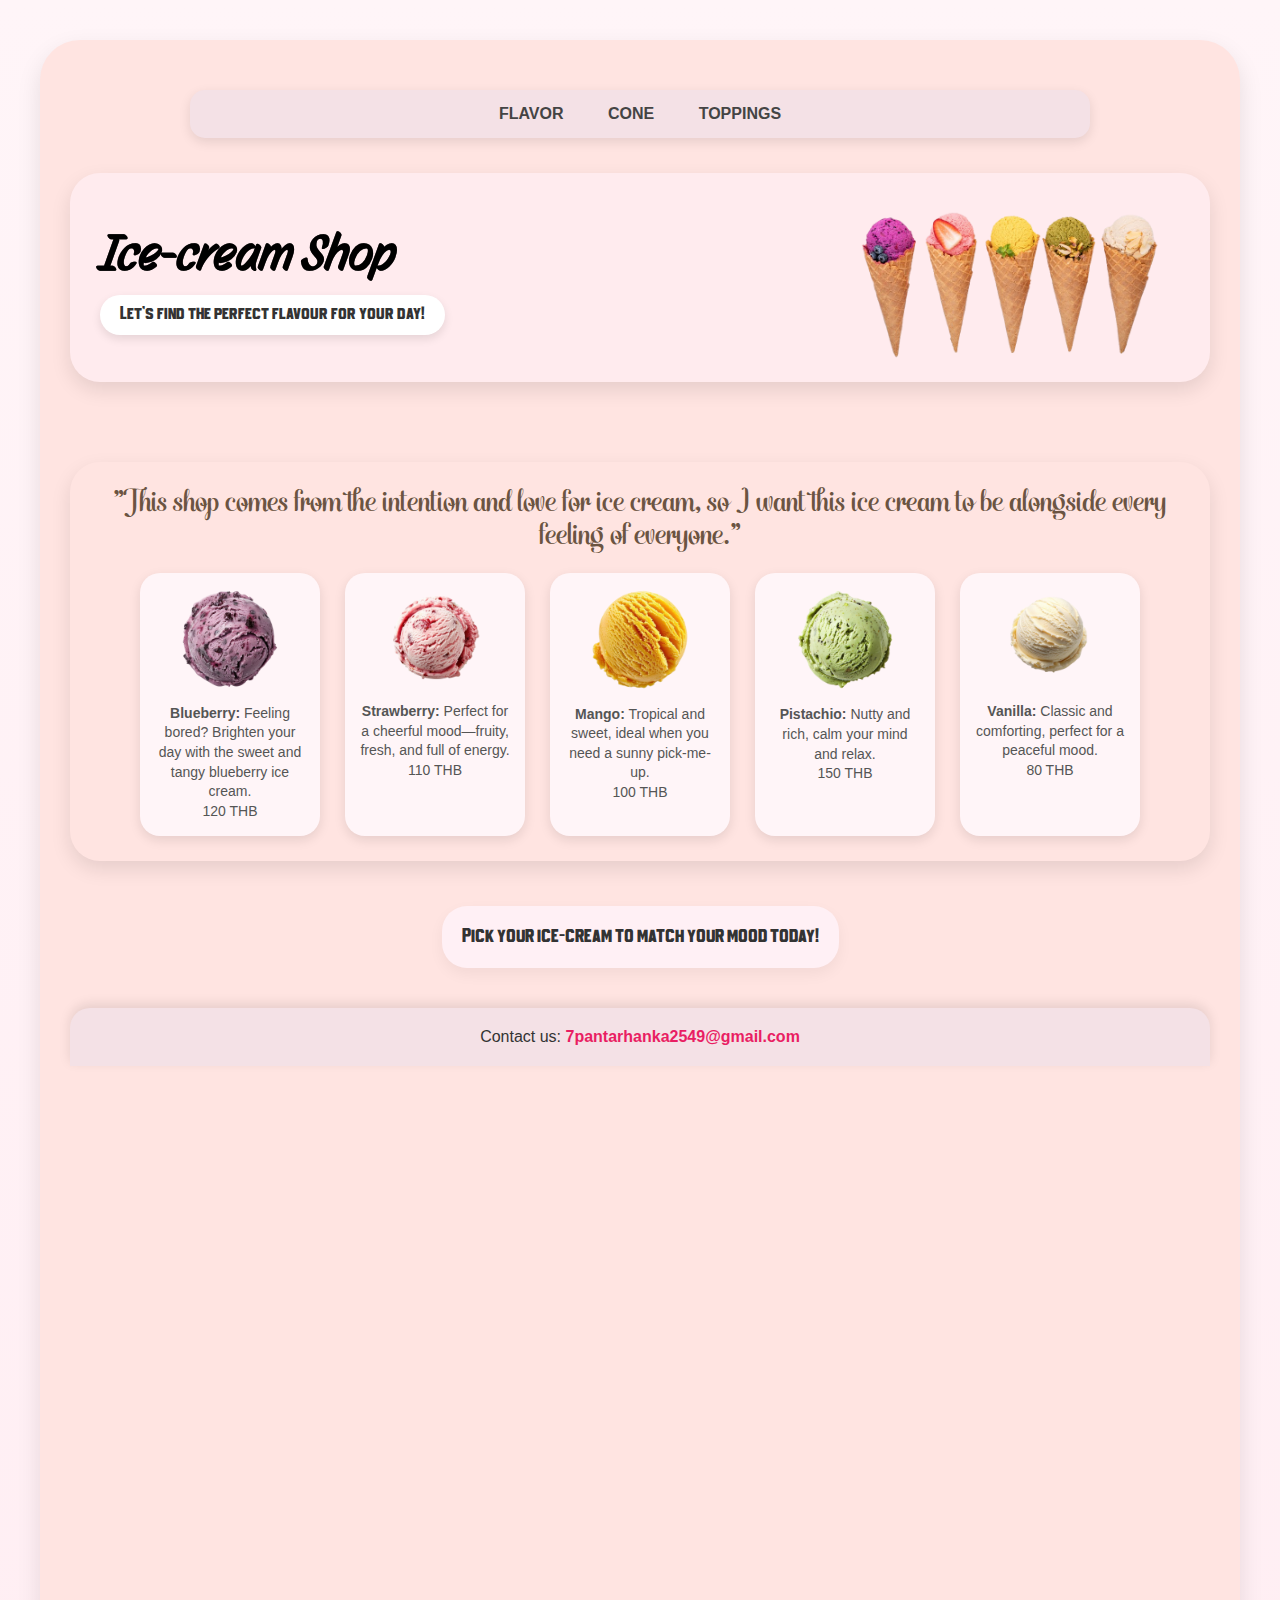
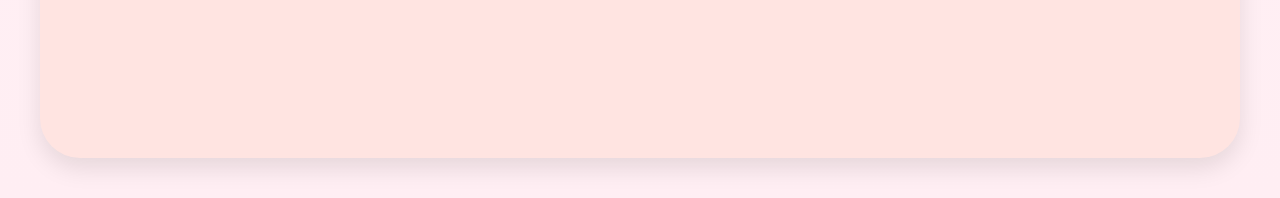
<file: index.html>
<!DOCTYPE html>
<html lang="en">
<head>
    <meta charset="UTF-8">
    <meta name="viewport" content="width=device-width, initial-scale=1.0">
    <title>My Shop</title>
    
    <link rel="stylesheet" href="mystyle.css">
</head>
<body>
    <div class="main-frame">

        <header class="navbar">
            <nav>
                <a href="index.html">FLAVOR</a>
                <a href="my1stcategory.html">CONE</a>
                <a href="my2ndcategory.html">TOPPINGS</a>
            </nav>
        </header>
        
        
        <div class="header">
            <div class="header-left">
                <h1>Ice-cream Shop</h1>
                <div class="inviting">
                    Let's find the perfect flavour for your day!
                </div>
            </div>
            <img src="resources/All_flovoured_ice-cream-removebg-preview.png" alt="all ice-cream flavour" class="icecream-img">
        </div>

        <div class="ice-flavours">
            <div class="flavour-desc-box">
                <p>"This shop comes from the intention and love for ice cream, so I want this ice cream to be alongside every feeling of everyone."</p>
                
                <div class="flavour-desc">
                    <div class="flavour-item">
                        <img src="resources/Blueberry_ice_cream-removebg-preview.png" alt="blueberry" class="desc-img">
                        <p><strong>Blueberry:</strong> Feeling bored? Brighten your day with the sweet and tangy blueberry ice cream.</p>
                        <p>120 THB</p>
                    </div>
                    <div class="flavour-item">
                        <img src="resources/Strawberry_ice-cream-removebg-preview.png" alt="strawberry" class="desc-img">
                        <p><strong>Strawberry:</strong> Perfect for a cheerful mood—fruity, fresh, and full of energy.</p>
                        <p>110 THB</p>
                    </div>
                    <div class="flavour-item">
                        <img src="resources/Mango_ice-cream-removebg-preview.png" alt="mango" class="desc-img">
                        <p><strong>Mango:</strong> Tropical and sweet, ideal when you need a sunny pick-me-up.</p>
                        <p>100 THB</p>
                    </div>
                    <div class="flavour-item">
                        <img src="resources/Pistachio_ice-cream-removebg-preview (1).png" alt="pistachio" class="desc-img">
                        <p><strong>Pistachio:</strong> Nutty and rich, calm your mind and relax.</p>
                        <p>150 THB</p>
                    </div>
                    <div class="flavour-item">
                        <img src="resources/Vanilla_ice-cream-removebg-preview.png" alt="vanilla" class="desc-img">
                        <p><strong>Vanilla:</strong> Classic and comforting, perfect for a peaceful mood.</p>
                        <p>80 THB</p>
                    </div>
                </div>
            </div>
            <div class="mood-box">
                Pick your ice-cream to match your mood today!
            </div>
        </div>

        
        <footer class="footer">
            <p>Contact us: <a href="7pantarhanka2549@gmail.com">7pantarhanka2549@gmail.com</a></p>
        </footer>
        <div class="video-container">
    <iframe 
      src="https://www.youtube.com/embed/ZL9Arp5wmIs" 
      title="YouTube video player" 
      frameborder="0" 
      allow="accelerometer; autoplay; clipboard-write; encrypted-media; gyroscope; picture-in-picture" 
      allowfullscreen>
    </iframe>
  </div>

    </div>
</body>
</html>
</file>
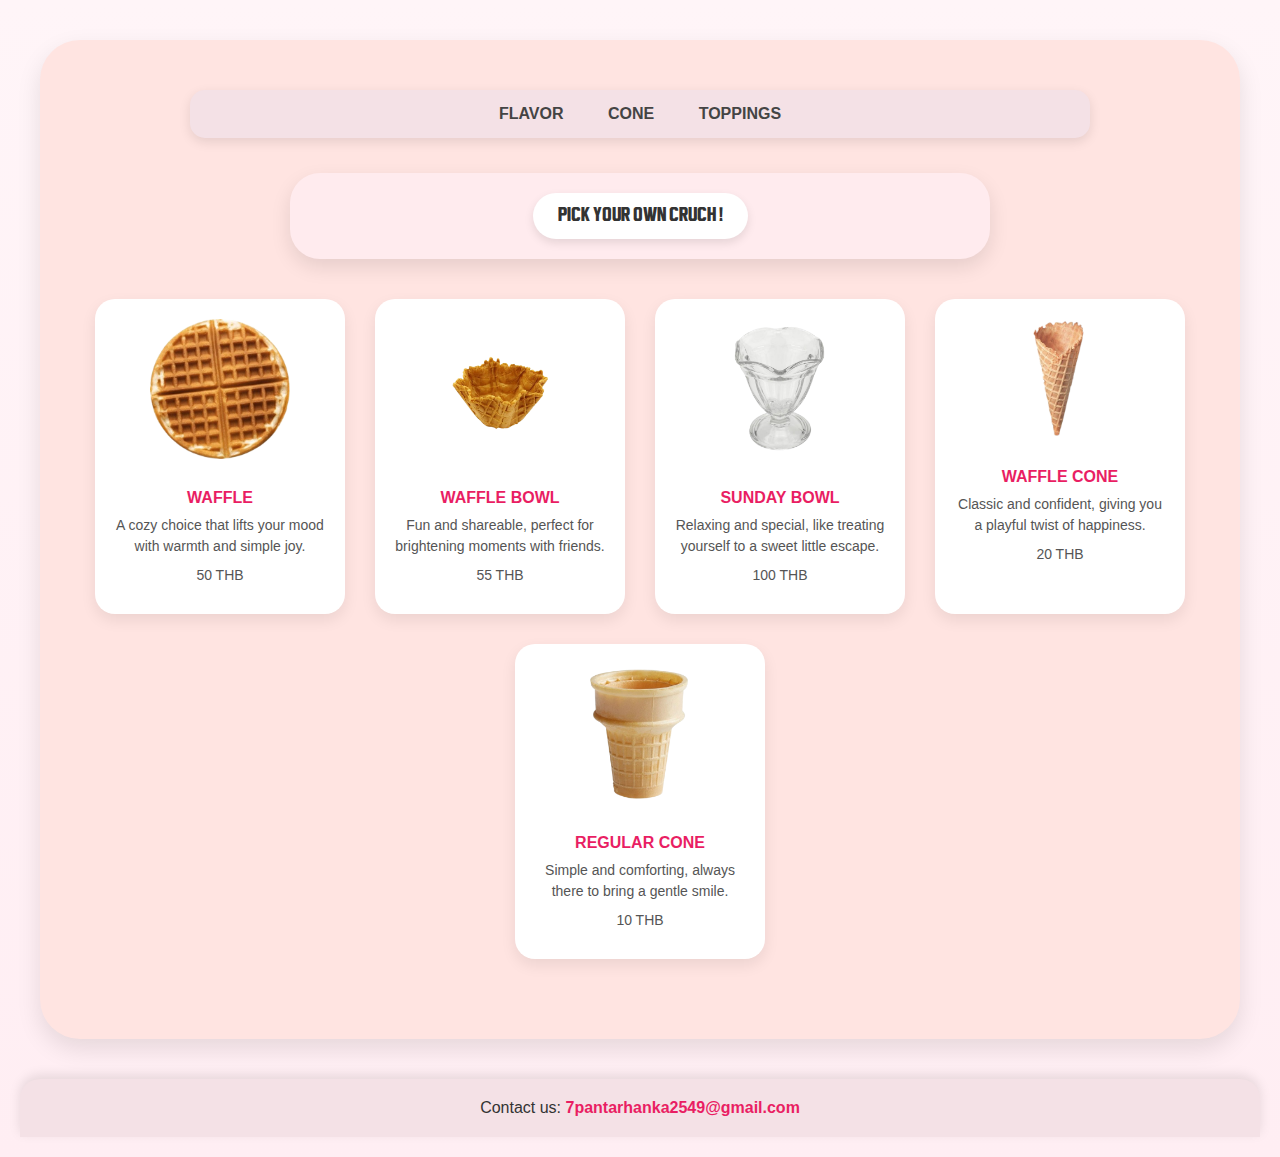
<file: my1stcategory.html>
<!DOCTYPE html>
<html lang="en">
<head>
    <meta charset="UTF-8">
    <meta name="viewport" content="width=device-width, initial-scale=1.0">
    <title>My Shop - Cone</title>
    
    <link rel="stylesheet" href="mystyle.css">
</head>
<link rel="stylesheet" href="mystyle.css">
</head>
<body>
    <div class="main-frame">
        
        <header class="navbar">
            <nav>
                <a href="index.html">FLAVOR</a>
                <a href="my2ndcategory.html">CONE</a>
                <a href="my2ndcategory.html">TOPPINGS</a>
            </nav>
        </header>
 <div class="cone-header">
            
                <div class="cone-passage">
                    PICK YOUR OWN CRUCH !
                </div>
            </div>
            
                
            
                <div class="cone-desc">
                    <div class="cone-item">
                        <img src="resources/download__2_-removebg-preview.png" alt="waffle" class="desc-img">
                        <p><strong>WAFFLE</strong> A cozy choice that lifts your mood with warmth and simple joy.</p>
                        <p>50 THB</p>
                    </div>
                    <div class="cone-item">
                        <img src="resources/download__1_-removebg-preview.png" alt="waffle bowl" class="desc-img">
                        <p><strong>WAFFLE BOWL</strong> Fun and shareable, perfect for brightening moments with friends.</p>
                        <p>55 THB</p>
                    </div>
                    <div class="cone-item">
                        <img src="resources/Footed_Sherbet_Bowls_-_Set_of_4-removebg-preview.png" alt="saunday bowl" class="desc-img">
                        <p><strong>SUNDAY BOWL</strong> Relaxing and special, like treating yourself to a sweet little escape.</p>
                        <p>100 THB</p>
                    </div>
                    <div class="cone-item">
                        <img src="resources/Joy_Cone_Co____Our_Products___All_That_Joy_Cone_Offers-removebg-preview.png" alt="waffle cone" class="desc-img">
                        <p><strong>WAFFLE CONE</strong> Classic and confident, giving you a playful twist of happiness.</p>
                        <p>20 THB</p>
                    </div>
                    <div class="cone-item">
                        <img src="resources/download-removebg-preview.png" alt="regular cone" class="desc-img">
                        <p><strong>REGULAR CONE</strong>Simple and comforting, always there to bring a gentle smile.</p>
                        <p>10 THB</p>
                    </div>
                </div>
            </div>
            
        </div>

        <footer class="footer">
            <p>Contact us: <a href="7pantarhanka2549@gmail.com">7pantarhanka2549@gmail.com</a></p>
    

    </div>
</body>
</html>
</file>
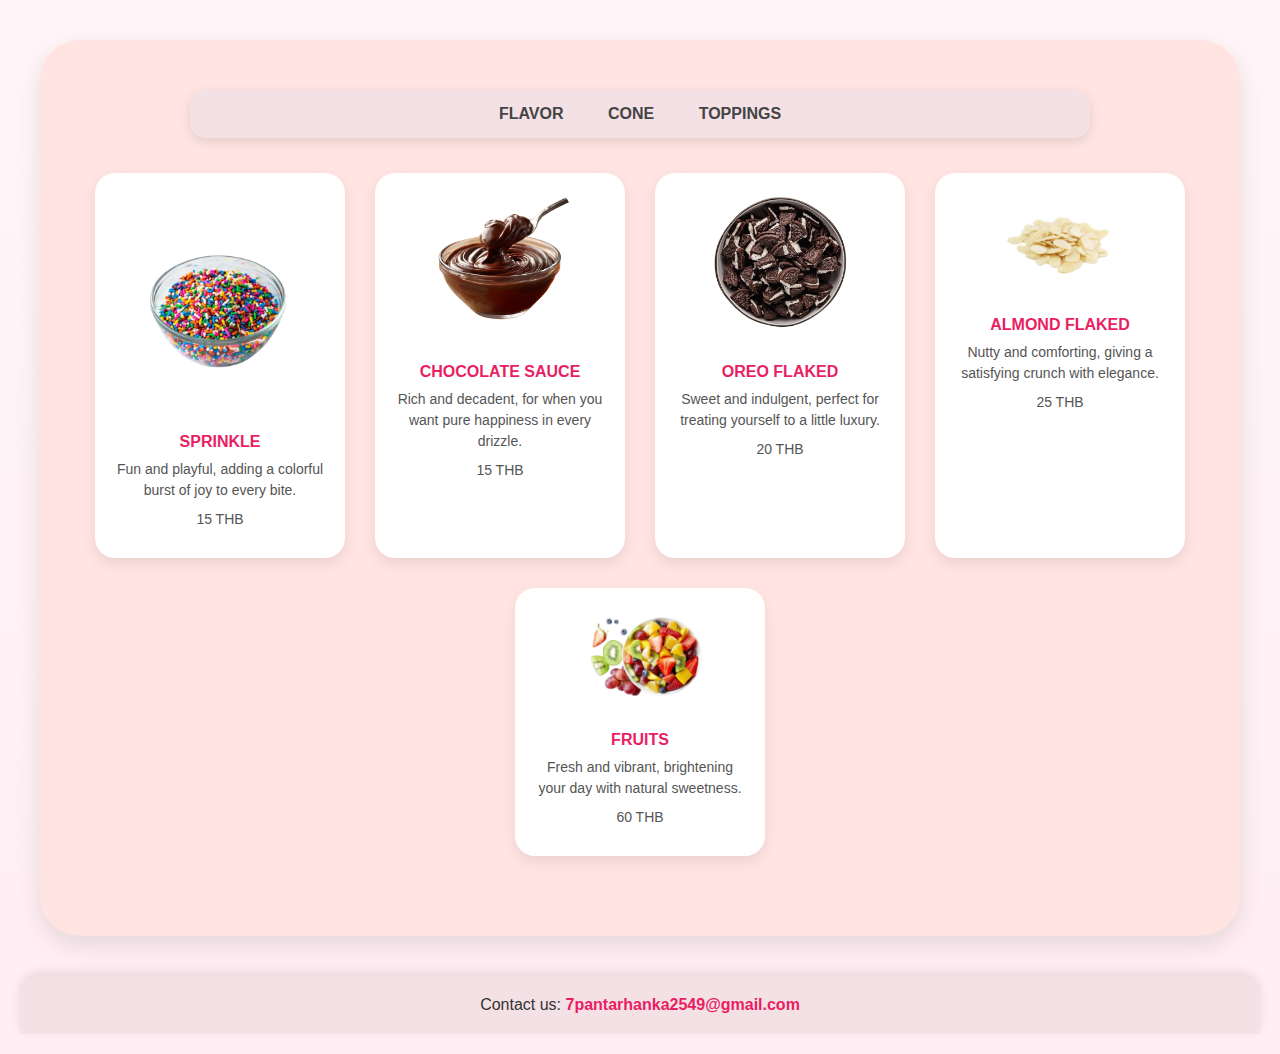
<file: my2ndcategory.html>
<!DOCTYPE html>
<html lang="en">
<head>
    <meta charset="UTF-8">
    <meta name="viewport" content="width=device-width, initial-scale=1.0">
    <title>My Shop - Cone</title>
    
    <link rel="stylesheet" href="mystyle.css">
</head>

<body>
    <div class="main-frame">
        
        <header class="navbar">
            <nav>
                <a href="index.html">FLAVOR</a>
                <a href="my1stcategory.html">CONE</a>
                <a href="my2ndcategory.html">TOPPINGS</a>
            </nav>
        </header>


        <div class="toppings-desc">
                    <div class="toppings-item">
                        <img src="resources/No-Fail_Frosted_Sugar_Cookie_Bars-removebg-preview.png" alt="sprinkle" class="desc-img">
                        <p><strong>SPRINKLE</strong>Fun and playful, adding a colorful burst of joy to every bite.</p>
                        <p>15 THB</p>
                    </div>
                    <div class="toppings-item">
                        <img src="resources/Silky_Smooth_Chocolate_Sauce__Perfect_Every_Time_-removebg-preview.png" alt="chocolate sauce" class="desc-img">
                        <p><strong>CHOCOLATE SAUCE</strong> Rich and decadent, for when you want pure happiness in every drizzle.</p>
                        <p>15 THB</p>
                    </div>
                    <div class="toppings-item">
                        <img src="resources/This_no_bake_Oreo_cheesecake_recipe_is_rich___cream_and_loaded_with_Oreos__It_s_easy_to_make_with_a_handful_of_simple_ingredients_in_under_20_minutes_-removebg-preview.png" alt="oreo flaked" class="desc-img">
                        <p><strong>OREO FLAKED</strong> Sweet and indulgent, perfect for treating yourself to a little luxury.</p>
                        <p>20 THB</p>
                    </div>
                    <div class="toppings-item">
                        <img src="resources/Flaked_Almonds-removebg-preview.png" alt="almond flaked" class="desc-img">
                        <p><strong>ALMOND FLAKED</strong>Nutty and comforting, giving a satisfying crunch with elegance.</p>
                        <p>25 THB</p>
                    </div>
                    <div class="toppings-item">
                        <img src="resources/Recette_de_trempette_pour_fruits___Recettes_du_Québec-removebg-preview.png" alt="fruits" class="desc-img">
                        <p><strong>FRUITS</strong> Fresh and vibrant, brightening your day with natural sweetness.</p>
                        <p>60 THB</p>
                    </div>
                </div>
            </div>
            
        </div>

        <footer class="footer">
            <p>Contact us: <a href="7pantarhanka2549@gmail.com">7pantarhanka2549@gmail.com</a></p>
    

    </div>
</body>
</html>
</file>
<file: mystyle.css>
@font-face {
  font-family: 'SantioleScript';
  src: url('resources/SantioleScript_PERSONAL_USE_ONLY.otf') format('opentype');
  font-style: normal;
}
@font-face {
  font-family: 'Urban Shadow';
  src: url('resources/Urban Shadow Sans Serif.otf') format('opentype');
  font-style: normal;
}
@font-face {
  font-family: 'StoryScript';
  src: url('resources/StoryScript-Regular.ttf') format('opentype');
  font-style: normal;
}

body {
  font-family: sans-serif;
  padding: 20px;
}

.main-frame {
  background: #ffe4e1;
  border-radius: 40px;
  padding: 30px;
  margin: 20px;
  box-shadow: 0 10px 25px rgba(0,0,0,0.1);
}

.header {
  display: flex;
  justify-content: space-between;
  align-items: center;
  padding: 20px 30px;
  background: #ffebee;
  border-radius: 30px;
  box-shadow: 0 8px 20px rgba(0,0,0,0.1);
}

.header-left {
  max-width: 60%;
}

.header h1 {
  font-family: 'StoryScript';
  color: #000000;
  -webkit-text-stroke: 0.25px #000000b6;
  font-size: 50px;
  margin: 0 0 10px 0;
}

.inviting {
  font-family: 'Urban Shadow', cursive;
  background: #ffffff;
  color: #333;
  border-radius: 30px;
  padding: 10px 20px;
  display: inline-block;
  font-size: 18px;
  box-shadow: 0 4px 10px rgba(0,0,0,0.1);
}

.icecream-img {
  width: 300px;
  border-radius: 20px;
  object-fit: cover;
  transition: transform 0.3s;
  transform: translateX(-20px);
}

.icecream-img:hover {
  transform: translateX(-20px) scale(1.05);
}

.content {
  margin-top: 30px;
  background: #fff0f5;
  border-radius: 25px;
  padding: 20px;
  min-height: 300px;
  box-shadow: 0 6px 15px rgba(0,0,0,0.05);
  text-align: center;
}

.ice-flavours {
  margin-top: 50px; 
  display: flex;
  justify-content: center;
  flex-wrap: wrap;
  gap: 15px;
}

.ice-flavour {
  width: 120px;
  cursor: pointer;
  transition: transform 0.3s, box-shadow 0.3s;
  border-radius: 15px;
}

.ice-flavour:hover {
  transform: scale(1.1);
  box-shadow: 0 6px 18px rgba(0,0,0,0.2);
}

.big-ice {
  width: 150px;
}

.ice-flavour-block {
  display: flex;
  flex-direction: column;
  align-items: center;
}

.ice-name {
  margin-top: 5px;
  font-family: 'Urban Shadow', cursive;
  font-size: 16px;
  color: #333;
  text-align: center;
}

.mood {
  margin-top: 20px;
  font-family: 'Urban Shadow', cursive;
  font-size: 18px;
  color: #c2723c;
  background: #fff4f1;
  padding: 10px 20px;
  border-radius: 20px;
  display: inline-block;
}

.mood-box {
  background: #fff0f5;
  border-radius: 25px;
  padding: 20px;
  margin-top: 30px;
  box-shadow: 0 6px 15px rgba(0,0,0,0.05);
  font-family: 'Urban Shadow', cursive;
  font-size: 20px;
  text-align: center;
}

.flavour-desc-box {
  margin-top: 30px;
  background: #ffe4e1;
  border-radius: 30px;
  padding: 25px 20px;
  box-shadow: 0 8px 20px rgba(0,0,0,0.1);
}

.flavour-desc-box p {
  font-family: 'SantioleScript';
  color: #6b5442;
  font-size: 22px;
  margin-bottom: 20px;
  text-align: center;
}

.flavour-desc {
  display: flex;
  flex-wrap: wrap;
  justify-content: center;
  gap: 25px;
}

.flavour-item {
  width: 180px;
  background: #fff5f8;
  border-radius: 20px;
  padding: 15px;
  text-align: center;
  box-shadow: 0 4px 12px rgba(0,0,0,0.1);
  transition: transform 0.3s, box-shadow 0.3s;
  
}

.flavour-item:hover {
  transform: translateY(-5px);
  box-shadow: 0 8px 20px rgba(0,0,0,0.15);
}

.desc-img {
  width: 100px;
  margin-bottom: 10px;
  border-radius: 15px;
}

.flavour-item p {
  font-family: "Poppins", sans-serif;
  font-size: 14px;
  color: #555;
  line-height: 1.4em;
  margin: 0;
}

.footer {
  background: #ffebee;
  text-align: center;
  padding: 15px 20px;
  margin-top: 40px;
  border-radius: 20px;
  color: #333;
  box-shadow: 0 -4px 10px rgba(0,0,0,0.05);
}

.footer a {
  color: #c2723c;
  text-decoration: none;
}

.footer a:hover {
  text-decoration: underline;
}

.video-container {
  width: 100%;
  max-width: 300px;
  position: relative;
  padding-bottom: 56.25%;
  height: 0;
  overflow: hidden;
  margin-top: 20px;
}

.video-container iframe {
  position: absolute;
  top: 0;
  left: 0;
  width: 100%;
  height: 100%;
  border: none;
  border-radius: 15px;
}

* {
      margin: 0;
      padding: 0;
      box-sizing: border-box;
      font-family: "Poppins", sans-serif;
    }

    body {
      background: linear-gradient(to bottom, #fff5f8, #ffeef3);
      color: #333;
    }

    
    .navbar {
      background: #f4e1e6;
      padding: 15px 40px;
      display: flex;
      justify-content: center;
      align-items: center;
      border-radius: 15px;
      margin: 20px auto 35px;
      max-width: 900px;
      box-shadow: 0 4px 12px rgba(0,0,0,0.1);
    }

    .navbar nav a {
      margin: 0 20px;
      text-decoration: none;
      color: #444;
      font-weight: 600;
      font-size: 16px;
      transition: color 0.3s;
    }

    .navbar nav a:hover {
      color: #e91e63;
    }

    .cone-header {
      display: flex;
      justify-content: center;
      align-items: center;
      padding: 20px 30px;
      background: #ffebee;
      border-radius: 30px;
      max-width: 700px;
      margin: 0 auto 40px;
      box-shadow: 0 8px 20px rgba(0,0,0,0.1);
    }

    .cone-passage {
      font-family: 'Urban Shadow', cursive;
      background: #fff;
      color: #333;
      border-radius: 30px;
      padding: 12px 25px;
      font-size: 20px;
      box-shadow: 0 4px 10px rgba(0,0,0,0.1);
    }

    
    .cone-desc {
      display: flex;
      flex-wrap: wrap;
      justify-content: center;
      gap: 30px;
      padding: 0 20px 50px;
    }

    .cone-item {
      width: 250px;
      background: #fff;
      border-radius: 20px;
      padding: 20px;
      text-align: center;
      box-shadow: 0 6px 15px rgba(0,0,0,0.08);
      transition: transform 0.3s, box-shadow 0.3s;
    }

    .cone-item img {
      width: 140px;
      height: auto;
      margin-bottom: 15px;
      transition: transform 0.3s;
    }

    .cone-item:hover {
      transform: translateY(-10px);
      box-shadow: 0 10px 25px rgba(0,0,0,0.15);
    }

    .cone-item:hover img {
      transform: scale(1.05);
    }

    .cone-item p {
      margin: 8px 0;
      color: #555;
      font-size: 14px;
      line-height: 1.5;
    }

    .cone-item strong {
      display: block;
      font-size: 16px;
      margin-bottom: 5px;
      color: #e91e63;
    }

    .footer {
      background: #f4e1e6;
      text-align: center;
      padding: 20px;
      border-radius: 20px 20px 0 0;
      font-family: 'Urban Shadow', cursive;
      color: #333;
      box-shadow: 0 -4px 12px rgba(0,0,0,0.1);
    }

    .footer a {
      color: #e91e63;
      text-decoration: none;
      font-weight: bold;
    }



    * {
      margin: 0;
      padding: 0;
      box-sizing: border-box;
      font-family: "Poppins", sans-serif;
    }

    body {
      background: linear-gradient(to bottom, #fff5f8, #ffeef3);
      color: #333;
    }

    
    .navbar {
      background: #f4e1e6;
      padding: 15px 40px;
      display: flex;
      justify-content: center;
      align-items: center;
      border-radius: 15px;
      margin: 20px auto 35px;
      max-width: 900px;
      box-shadow: 0 4px 12px rgba(0,0,0,0.1);
    }

    .navbar nav a {
      margin: 0 20px;
      text-decoration: none;
      color: #444;
      font-weight: 600;
      font-size: 16px;
      transition: color 0.3s;
    }

    .navbar nav a:hover {
      color: #e91e63;
    }
.toppings-header {
      display: flex;
      justify-content: center;
      align-items: center;
      padding: 20px 30px;
      background: #ffebee;
      border-radius: 30px;
      max-width: 700px;
      margin: 0 auto 40px;
      box-shadow: 0 8px 20px rgba(0,0,0,0.1);
    }

    .toppings-passage {
      font-family: 'Urban Shadow', cursive;
      background: #fff;
      color: #333;
      border-radius: 30px;
      padding: 12px 25px;
      font-size: 20px;
      box-shadow: 0 4px 10px rgba(0,0,0,0.1);
    }

    
    .toppings-desc {
      display: flex;
      flex-wrap: wrap;
      justify-content: center;
      gap: 30px;
      padding: 0 20px 50px;
    }

    .toppings-item {
      width: 250px;
      background: #fff;
      border-radius: 20px;
      padding: 20px;
      text-align: center;
      box-shadow: 0 6px 15px rgba(0,0,0,0.08);
      transition: transform 0.3s, box-shadow 0.3s;
    }

    .toppings-item img {
      width: 140px;
      height: auto;
      margin-bottom: 15px;
      transition: transform 0.3s;
    }

    .toppings-item:hover {
      transform: translateY(-10px);
      box-shadow: 0 10px 25px rgba(0,0,0,0.15);
    }

    .toppings-item:hover img {
      transform: scale(1.05);
    }

    .toppings-item p {
      margin: 8px 0;
      color: #555;
      font-size: 14px;
      line-height: 1.5;
    }

    .toppings-item strong {
      display: block;
      font-size: 16px;
      margin-bottom: 5px;
      color: #e91e63;
    }


    .footer {
      background: #f4e1e6;
      text-align: center;
      padding: 20px;
      border-radius: 20px 20px 0 0;
      font-family: 'Urban Shadow', cursive;
      color: #333;
      box-shadow: 0 -4px 12px rgba(0,0,0,0.1);
    }

    .footer a {
      color: #e91e63;
      text-decoration: none;
      font-weight: bold;
    }
</file>
